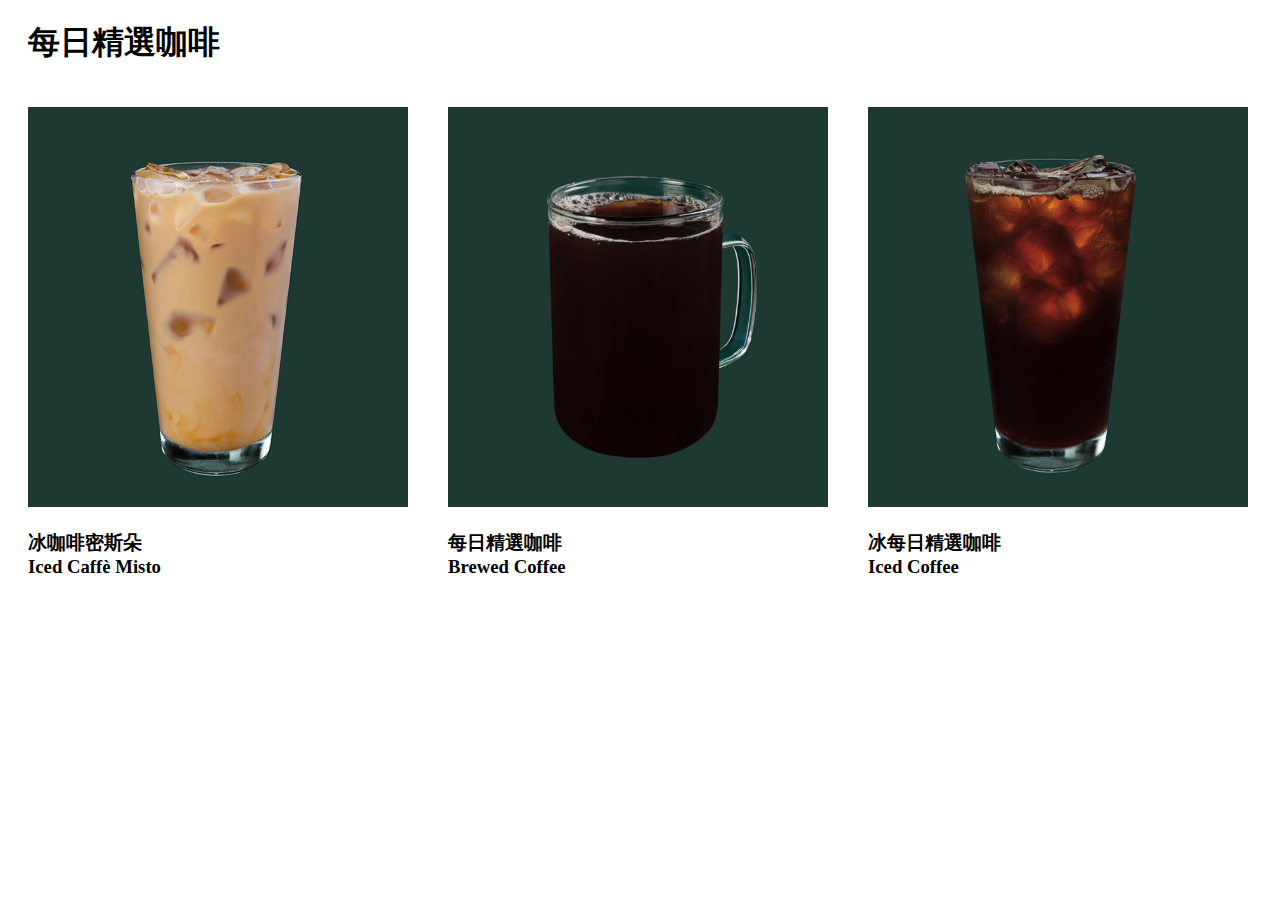
<file: 咖啡/coffee.html>
<!DOCTYPE html>
<html lang="en">
<head>
    <meta charset="UTF-8">
    <meta name="viewport" content="width=device-width, initial-scale=1.0">
    <title>咖啡</title>
    <link rel="stylesheet" href="coffee.css">
</head>
<body>
    <header>
        <h1>每日精選咖啡</h1>
    </header>
    <div class="images">
        <div class="item">
            <img src="20230406165923593.jpg">
            <h3>冰咖啡密斯朵<br>Iced Caffè Misto</h3>
        </div>
        <div class="item">
            <img src="20211015153458990.jpg">
            <h3>每日精選咖啡<br>Brewed Coffee</h3>
        </div>
        <div class="item">
            <img src="20211015153529318.jpg">
            <h3>冰每日精選咖啡<br>Iced Coffee</h3>
        </div>
        <div class="item">
            <img src="20211001141237197.jpg">
            <h3>咖啡密斯朵<br>Caffè Misto</h3>
        </div>
    </div>
</body>
</html>
</file>
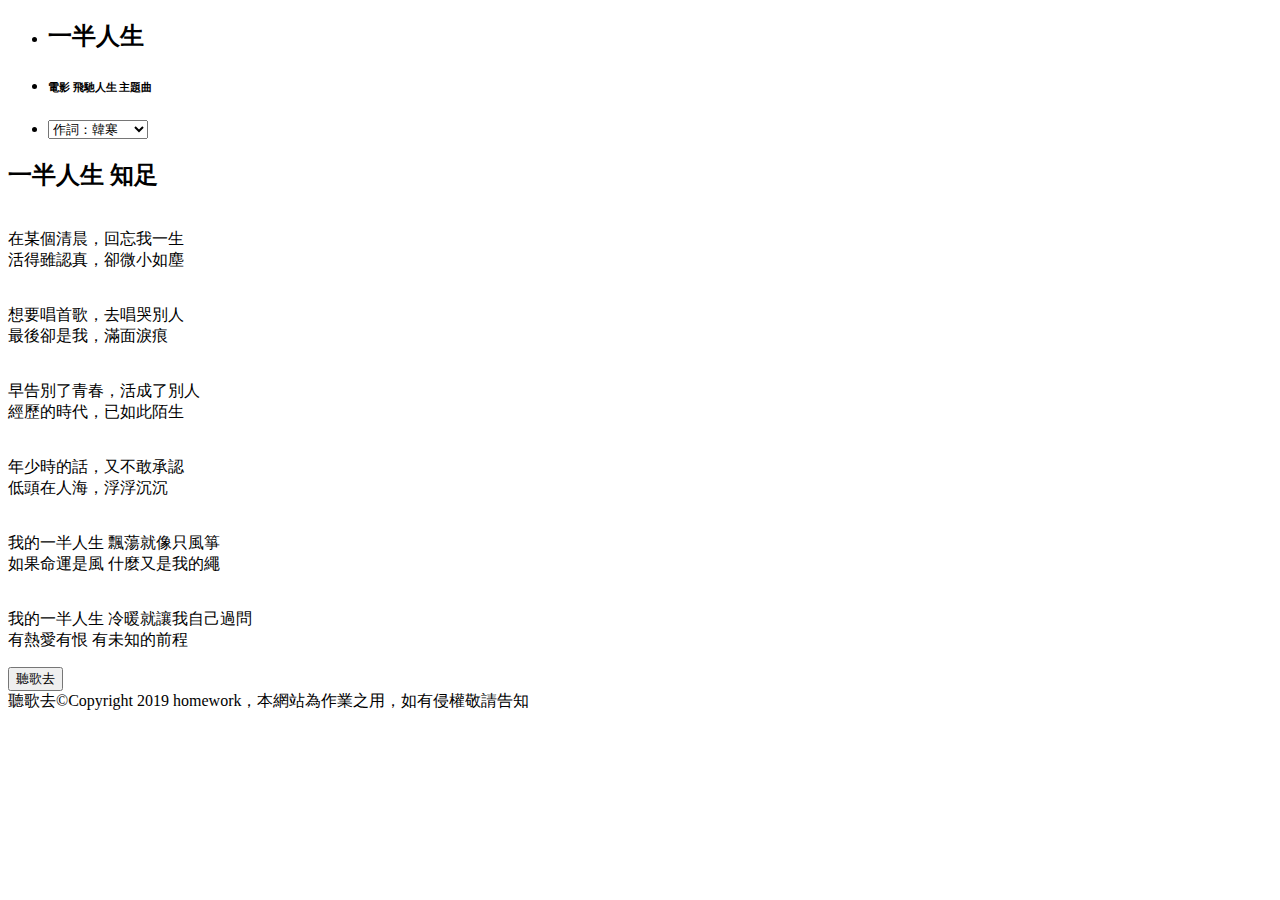
<file: 最初/Q1.html>
<!DOCTYPE html>
<html lang="en">
    <head>
        <meta charset="UTF-8">
        <meta name="viewport" content="width=device-width, initial-scale=1.0">
        <title>前端練習Q1</title>
        <link rel="-" href="Q1.css">
    </head>
    <body>
        <header>
            <ul>
                <li><h2>一半人生</h2></li>
                <li><h6>電影 飛馳人生 主題曲</h6></li>
                <li>
                    <select>
                    <option>作詞：韓寒
                    <option>作曲：阿信
                    <option>編曲：賴暐哲
                    </select>
                </li>
            </ul>
        </header>
        <div class="articletitle">
            <h2>一半人生 知足</h2>
        </div>
        <article>
            <p>
                <br>在某個清晨，回忘我一生
                <br>活得雖認真，卻微小如塵
            </p>
            <p>
                <br>想要唱首歌，去唱哭別人
                <br>最後卻是我，滿面淚痕
            </p>
            <p>
                <br>早告別了青春，活成了別人
                <br>經歷的時代，已如此陌生
            </p>
            <p>
                <br>年少時的話，又不敢承認
                <br>低頭在人海，浮浮沉沉
            </p>
            <p>
                <br>我的一半人生 飄蕩就像只風箏
                <br>如果命運是風 什麼又是我的繩
            </p>
            <p>
                <br>我的一半人生 冷暖就讓我自己過問
                <br>有熱愛有恨 有未知的前程
            </p>
            <button>聽歌去</button>
        </article>
        <footer>
            聽歌去©Copyright 2019 homework，本網站為作業之用，如有侵權敬請告知
        </footer>
    </body>
</html>
</file>
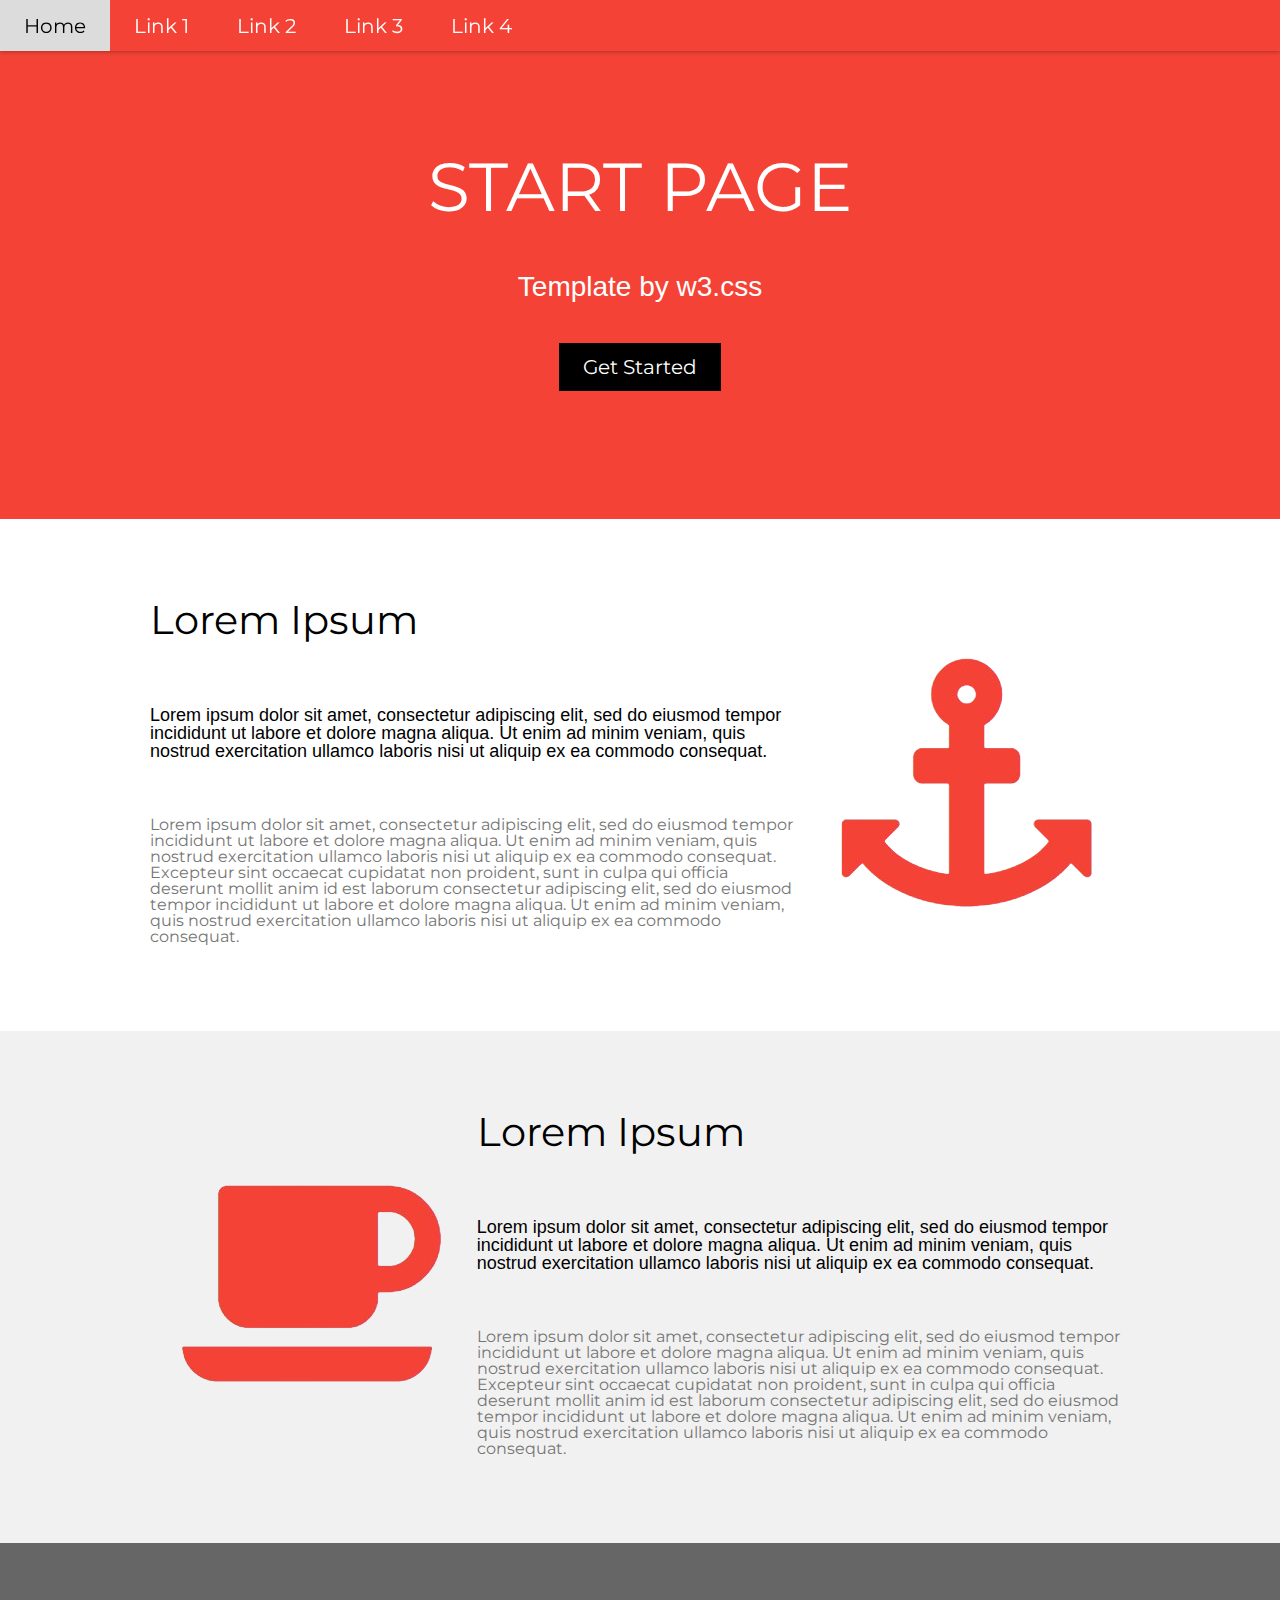
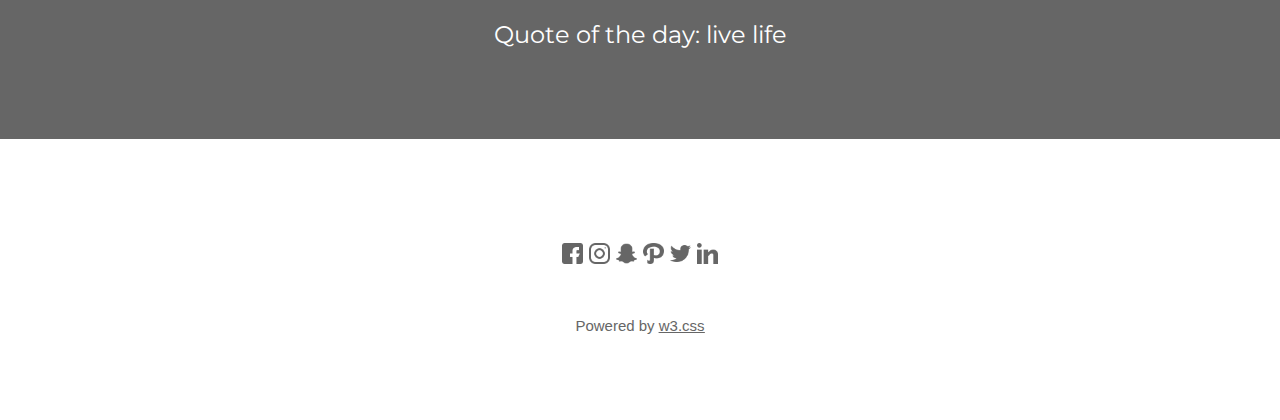
<file: 紅色板/w3紅色的板.html>
<!DOCTYPE html>
<html lang="zh-tw">
<head>
    <link rel="stylesheet" href="../reset/reset.css">
    <meta charset="UTF-8">
    <meta name="viewport" content="width=device-width, initial-scale=1.0">
    <title>w3紅色的板</title>
    <link rel="stylesheet" href="w3.css">
    <link rel="stylesheet" href="https://fonts.googleapis.com/css?family=Montserrat">
</head>
<body>
    <nav class="top">
        <ul>
            <li> <a href="#" class="toptext1">Home</a></li>
            <li> <a href="#">Link 1</a></li>
            <li><a href="#">Link 2</a></li>
            <li><a href="#">Link 3</a></li>
            <li><a href="#">Link 4</a></li>
        </ul>
    </nav>
    <header>
        <h1>START PAGE</h1>
        <p>Template by w3.css</p>
        <button>Get Started</button>
    </header>
    <article class="article1">
        <div class="text1">
            <h1>Lorem Ipsum</h1>
            <h5>Lorem ipsum dolor sit amet, consectetur adipiscing elit, sed do eiusmod tempor incididunt ut labore et dolore magna aliqua. Ut enim ad minim veniam, quis nostrud exercitation ullamco laboris nisi ut aliquip ex ea commodo consequat.</h5>
            <p>Lorem ipsum dolor sit amet, consectetur adipiscing elit, sed do eiusmod tempor incididunt ut labore et dolore magna aliqua. Ut enim ad minim veniam, quis nostrud exercitation ullamco laboris nisi ut aliquip ex ea commodo consequat. Excepteur sint occaecat cupidatat non proident, sunt in culpa qui officia deserunt mollit anim id est laborum consectetur adipiscing elit, sed do eiusmod tempor incididunt ut labore et dolore magna aliqua. Ut enim ad minim veniam, quis nostrud exercitation ullamco laboris nisi ut aliquip ex ea commodo consequat.</p>    
        </div>
        <div class="img1">
            <img src="1008.png">
        </div>
    </article>
    <article class="article2">
        <div class="img1">
            <img src="1008-2.png">
        </div>
        <div class="text1">
            <h1>Lorem Ipsum</h1>
            <h5>Lorem ipsum dolor sit amet, consectetur adipiscing elit, sed do eiusmod tempor incididunt ut labore et dolore magna aliqua. Ut enim ad minim veniam, quis nostrud exercitation ullamco laboris nisi ut aliquip ex ea commodo consequat.</h5>
            <p>Lorem ipsum dolor sit amet, consectetur adipiscing elit, sed do eiusmod tempor incididunt ut labore et dolore magna aliqua. Ut enim ad minim veniam, quis nostrud exercitation ullamco laboris nisi ut aliquip ex ea commodo consequat. Excepteur sint occaecat cupidatat non proident, sunt in culpa qui officia deserunt mollit anim id est laborum consectetur adipiscing elit, sed do eiusmod tempor incididunt ut labore et dolore magna aliqua. Ut enim ad minim veniam, quis nostrud exercitation ullamco laboris nisi ut aliquip ex ea commodo consequat.</p>
        </div>
    </article>
    <article class="article3">
        <h1 class="slogan">Quote of the day: live life</h1>
    </article>
    <footer>
        <div class="img2">
            <img src="facebook.png">
            <img src="instagram.png">
            <img src="snapchat.png">
            <img src="path.png">
            <img src="twitter.png">
            <img src="linkedin.png">
        </div>
        <p>Powered by <a href="https://www.w3schools.com/w3css/default.asp"><u>w3.css</a></u></p>
    </footer>
</body>
</html>
</file>
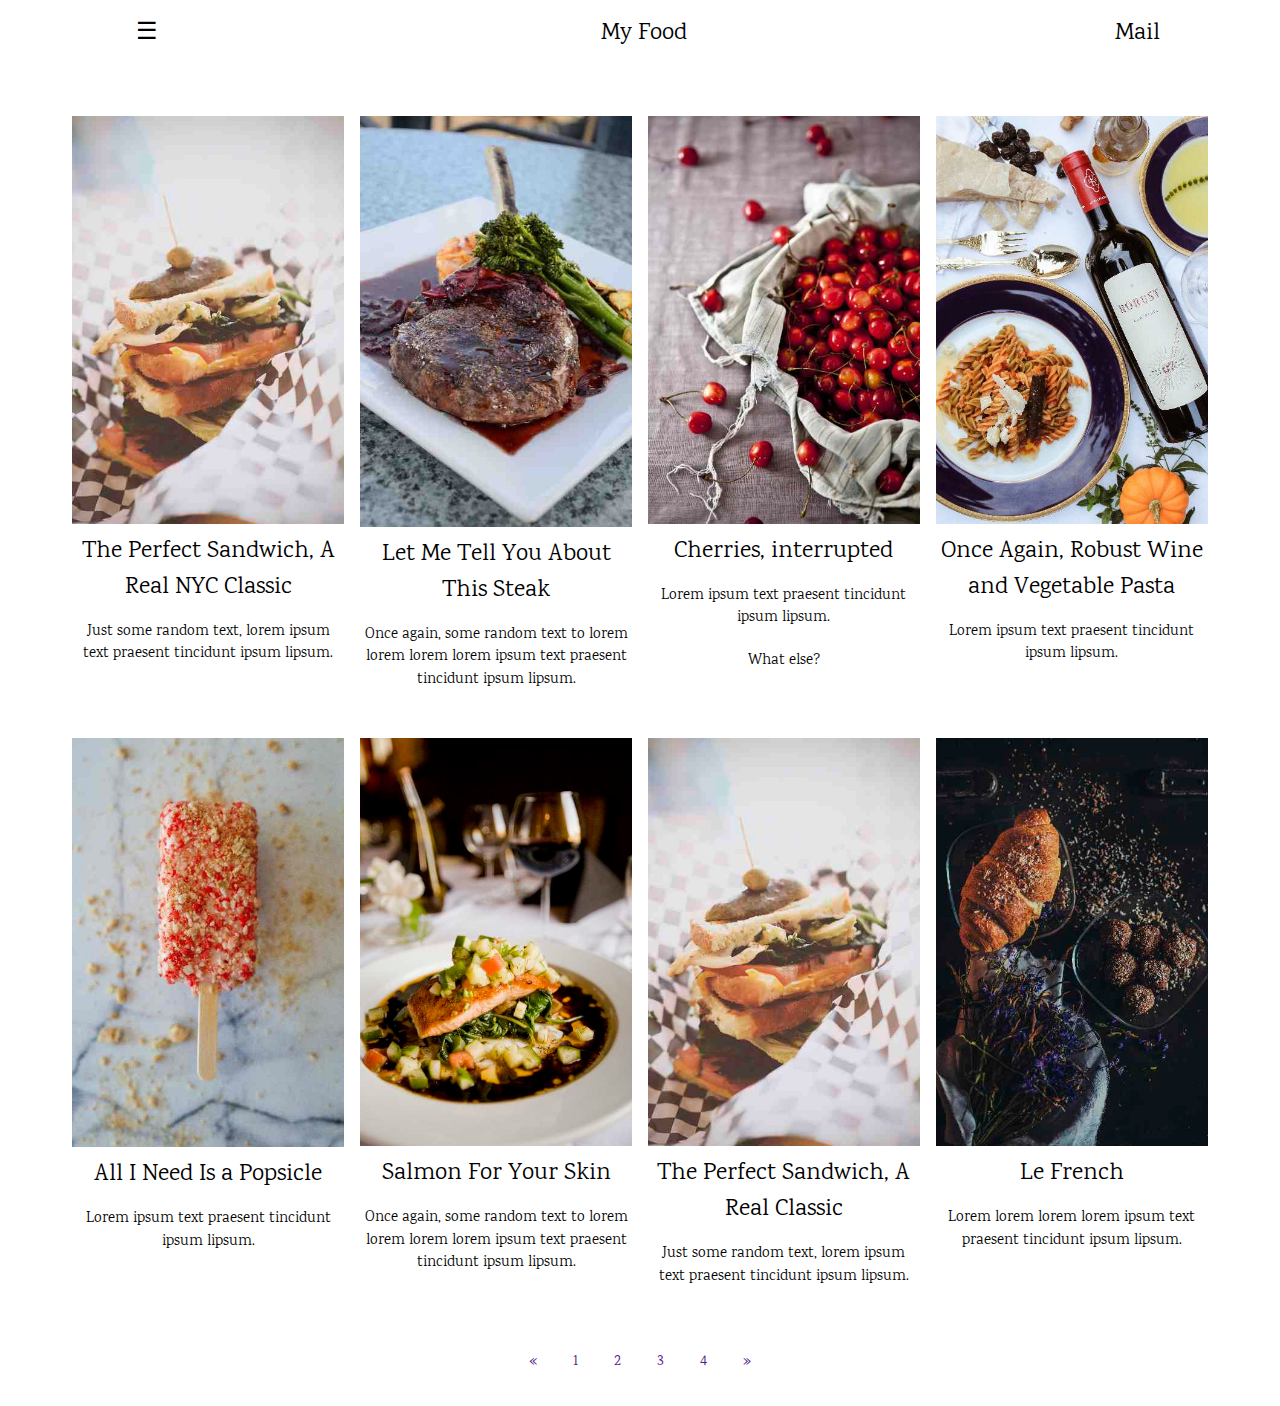
<file: 食物版一/食物版.html>
<!DOCTYPE html>
<html lang="en">
  <head>
    <meta charset="UTF-8" />
    <meta name="viewport" content="width=device-width, initial-scale=1.0" />
    <link rel="stylesheet" href="../reset/reset.css" />
    <link rel="stylesheet" href="food.css" />
    <link rel="stylesheet" href="https://fonts.googleapis.com/css?family=Karma"/>
    <title>W3.CSS Template</title>
  </head>
  <body>
    <div>
      <div class="top">
        <div class="top1">
          <button><p>☰</p></button>
          <p>My Food</p>
          <p>Mail</p>
        </div>
      </div>
    </div>
    <div class="all">
        <article class="main1">
            <div class="img1">
              <img src="sandwich.jpg">
              <h3 class="text1">The Perfect Sandwich, A Real NYC Classic</h3>
              <p class="text2">Just some random text, lorem ipsum text praesent tincidunt ipsum lipsum.</p>
            </div>
            <div class="img1">
              <img src="steak.jpg">
              <h3 class="text1">Let Me Tell You About This Steak</h3>
              <p class="text2">Once again, some random text to lorem lorem lorem lorem ipsum text praesent tincidunt ipsum lipsum.</p>
            </div>
            <div class="img1">
              <img src="cherries.jpg">
              <h3 class="text1">Cherries, interrupted</h3>
              <p class="text2">Lorem ipsum text praesent tincidunt ipsum lipsum.</p>
              <p class="text2">What else?</p>
            </div>
            <div class="img1">
              <img src="wine.jpg">
              <h3 class="text1">Once Again, Robust Wine and Vegetable Pasta</h3>
              <p class="text2">Lorem ipsum text praesent tincidunt ipsum lipsum.</p>
            </div>
            <div class="img1">
              <img src="popsicle.jpg">
              <h3 class="text1">All I Need Is a Popsicle</h3>
              <p class="text2">Lorem ipsum text praesent tincidunt ipsum lipsum.</p>
            </div>
            <div class="img1">
              <img src="salmon.jpg">
              <h3 class="text1">Salmon For Your Skin</h3>
              <p class="text2">Once again, some random text to lorem lorem lorem lorem ipsum text praesent tincidunt ipsum lipsum.</p>
            </div>
            <div class="img1">
              <img src="sandwich.jpg">
              <h3 class="text1">The Perfect Sandwich, A Real Classic</h3>
              <p class="text2">Just some random text, lorem ipsum text praesent tincidunt ipsum lipsum.</p>
            </div>
            <div class="img1">
              <img src="croissant.jpg">
              <h3 class="text1">Le French</h3>
              <p class="text2">Lorem lorem lorem lorem ipsum text praesent tincidunt ipsum lipsum.</p>
            </div>
        </article>
      <div class="page">
          <a href="">«</a>
          <a href="">1</a>
          <a href="">2</a>
          <a href="">3</a>
          <a href="">4</a>
          <a href="">»</a>
      </div>
    </div>
  </body>
</html>
</file>
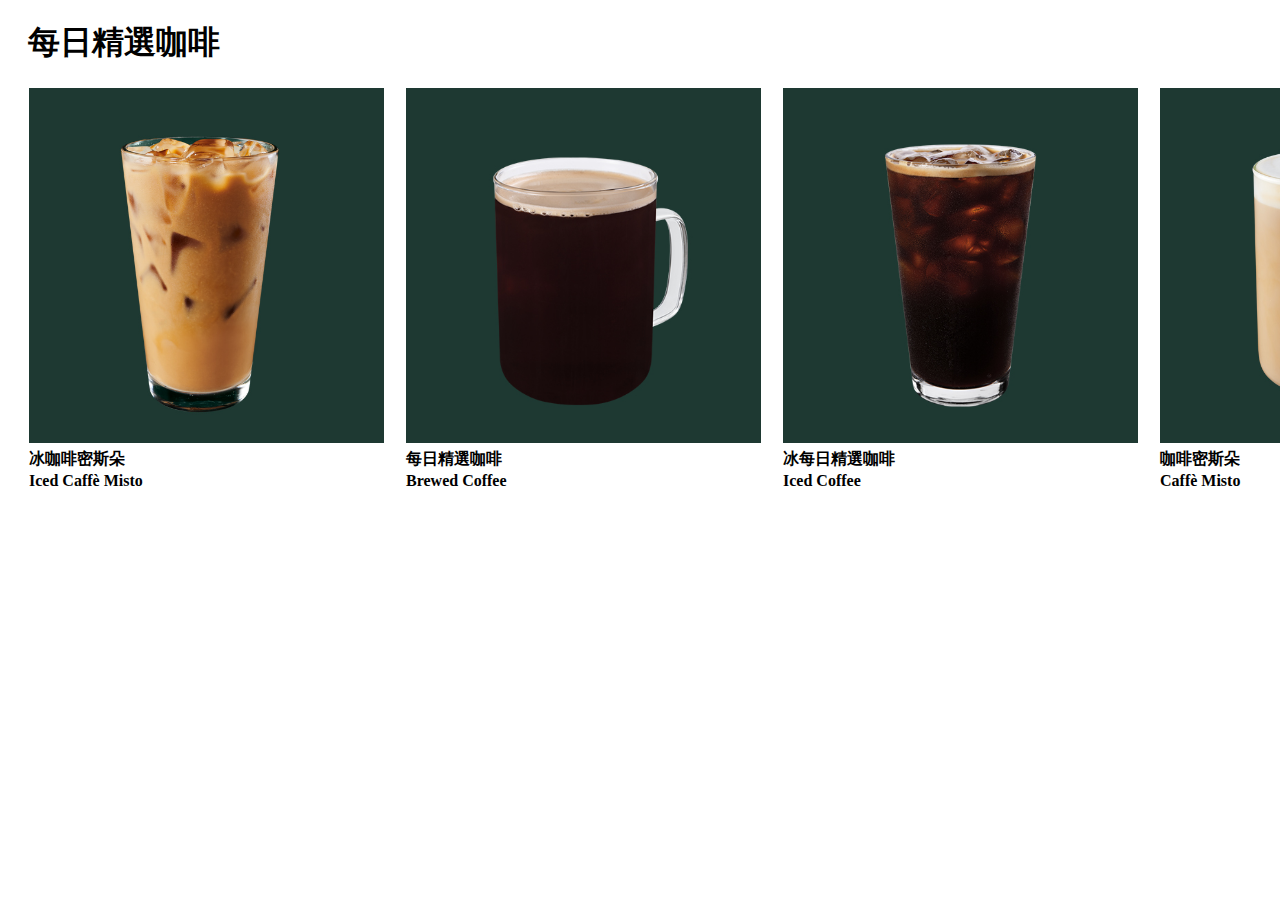
<file: 參考/font/1001/1001-2.html>
<!DOCTYPE html>
<html lang="en">
<head>
    <link rel="stylesheet" href="1001-2.css">
    <meta charset="UTF-8">
    <meta name="viewport" content="width=device-width, initial-scale=1.0">
    <title>Document</title>
</head>
<body>
    <div>
        <h1>每日精選咖啡</h1>
        <table>
            <tr>
                <th><img src="icemis.jpg"></th>
                <th><img src="cof.jpg"></th>
                <th><img src="icecof.jpg"></th>
                <th><img src="mis.jpg"></th>
            </tr>
            <tr>
                <th>冰咖啡密斯朵</th>
                <th>每日精選咖啡</th>
                <th>冰每日精選咖啡</th>
                <th>咖啡密斯朵</th>
            </tr>
            <tr>
                <th>Iced Caffè Misto</th>
                <th>Brewed Coffee</th>
                <th>Iced Coffee</th>
                <th>Caffè Misto</th>
            </tr>
        </table>
    </div>
</body>
</html>
</file>
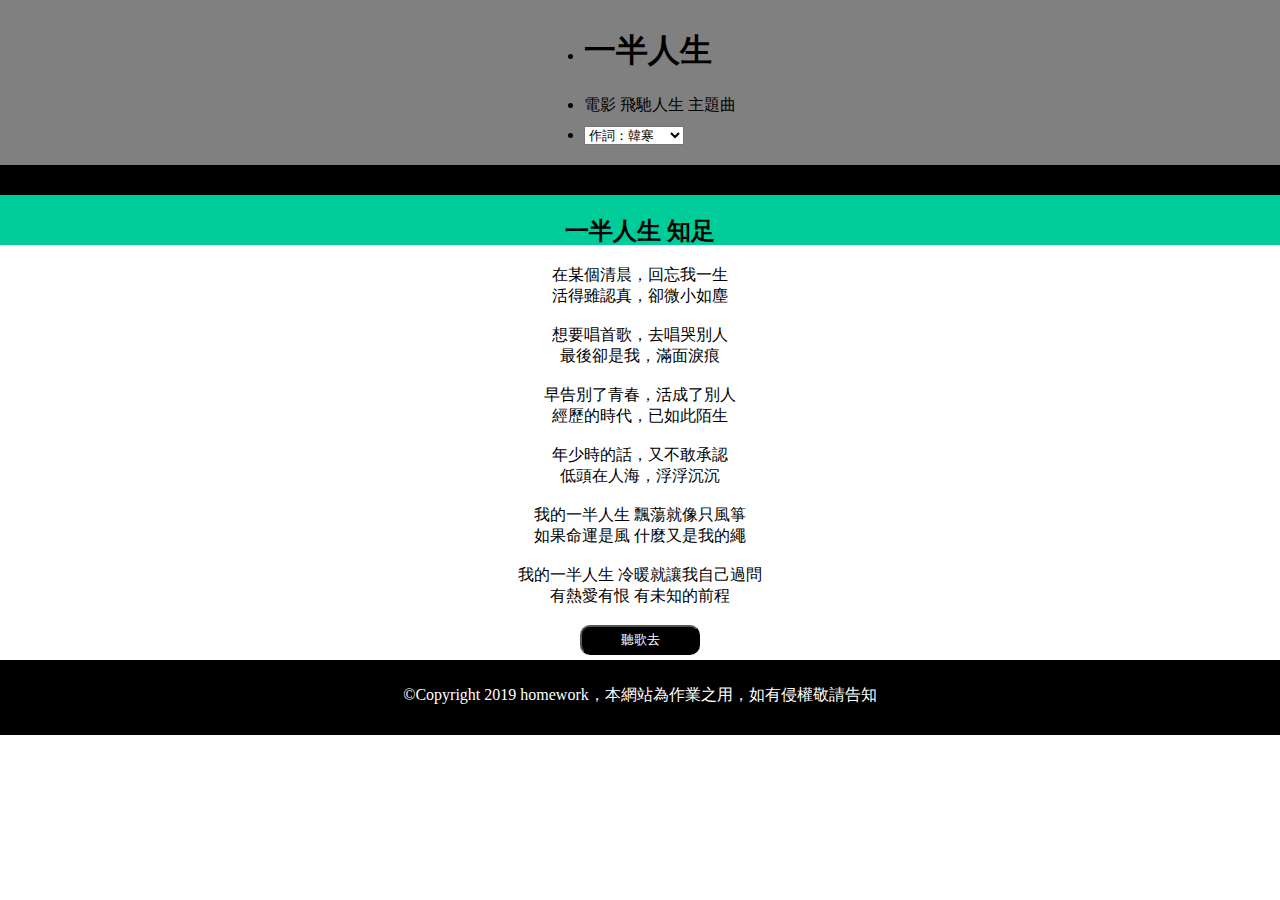
<file: 參考/font/1001/1001.html>
<!DOCTYPE html>
<html lang="en">
  <head>
    <meta charset="UTF-8" />
    <meta name="viewport" content="width=device-width, initial-scale=1.0" />
    <title>Document</title>
    <style>
      @import url(1001.css);
    </style>
  </head>
  <body>
    <div class="container">
      <ul class="myUL">
        <li>
          <h1><strong>一半人生</strong></h1>
        </li>
        <li>電影 飛馳人生 主題曲</li>
        <li>
          <select>
            <option>作詞：韓寒</option>
            <option>作曲：阿信</option>
            <option>編曲：賴暐哲</option>
          </select>
        </li>
      </ul>
    </div>
    <div class="space">0</div>
    <div class="page">
      <h2>一半人生 知足</h2>
    </div>
    <div class="song">
      在某個清晨，回忘我一生<br>
      活得雖認真，卻微小如塵<br><br>
      想要唱首歌，去唱哭別人<br>
      最後卻是我，滿面淚痕<br><br>
      早告別了青春，活成了別人<br>
      經歷的時代，已如此陌生<br><br>
      年少時的話，又不敢承認<br>
      低頭在人海，浮浮沉沉<br><br>
      我的一半人生 飄蕩就像只風箏<br>
      如果命運是風 什麼又是我的繩<br><br>
      我的一半人生 冷暖就讓我自己過問<br>
      有熱愛有恨 有未知的前程<br><br>
    </div>
    <div class="listen">
      <button>聽歌去</button>
    </div>
    
<footer>
  ©Copyright 2019 homework，本網站為作業之用，如有侵權敬請告知
</footer>
  </body>
</html>
</file>
<file: 咖啡/coffee.css>
.images{
    display: flex;
    justify-content: space-around;
}
.item{
    padding: 20px;
}
.item img {
    height: 400px;
    width: 380px;
}
h1{
    padding-left: 20px;
}
</file>
<file: 最初/Q1.css>
header{
    background-color: #697d82;
    text-align: center;
    color: white;
}

ul{
    display: inline-block;
    margin-bottom: 19.92px;
    text-align: left;
}
div.articletitle{
    text-align: center;
    background-color: #bee9db;
    padding: 5px ;
    margin: -16px 0;
}
article{
    text-align: center;
}
button{
    background-color: #2c3a39;
    color: white;
    border: none;
    border-radius: 5px;
    width: 80px;
    height: 30px;
    cursor: pointer;
    margin-bottom: 10px;
}
footer{
    text-align: center;
    background-color: black;
    color: white;
    padding: 10px;
    font-size: small;
    position: absolute;
    width: 98%;
    bottom: 10px;
}
</file>
<file: 食物版一/food.css>
html body {
    font-family: "Karma", sans-serif;
    font-size: 15px;
    line-height: 1.5;
}

.all{
    margin-top: 100px ;
    /* display: inline-block; */
    /* padding: 8px 16px; */
    width: 100%;

}

.top{
    position: fixed;
    display: flex;
    justify-content: center;
    width: 100vw;
    height: 68px;
    top: 0;
    background-color: white;
}

.top1{
    width: 1200px;
    margin: 0 119.667px;
    display: flex;
    flex-direction: row;
    align-items: center;
    justify-content: space-between;
    padding: 16px 0;
}

.top1 p{
    font-size: 24px;
    font-family: "Karma",sans-serif;
}

.top1 button{
    border: none;
    background-color: white;
    padding: 0 0;
}

.top1 button p{
    height: 36px;
    width: 21.552px;
    padding: 0 16px;
}

.main1{
    
    display: grid;
    grid-template-columns: auto auto auto auto;
    /* flex-direction: row; */
    /* align-items: start; */
    justify-content: center;
}

.img1{
    display: flex;
    flex-direction: column;
    width: 271.99px;
    padding: 16px 8px;  
}

.img1 img{
    width: 271.99px;
    
}

.text1{
    font-size: 24px;
    margin: 10px 0;
    text-align: center;
}

.text2{
    font-size: 15px;
    margin: 5px 0 15px 0;
    text-align: center;
}

.page{
    display: block;
    text-align: center;
    
    padding: 32px 0;
}

.page a{
    text-decoration: none;
    width: 6.5px;
    padding: 8px 16px;
    font-size: 15px;
    font-family: "Karma", sans-serif;
}
</file>
<file: 參考/font/1001/1001-2.css>
img{
 width: 355px;
}
h1{
    padding-left: 20px;
}
th,tr,table{
    text-align: left;
    border-spacing: 20px 0;
}
</file>
